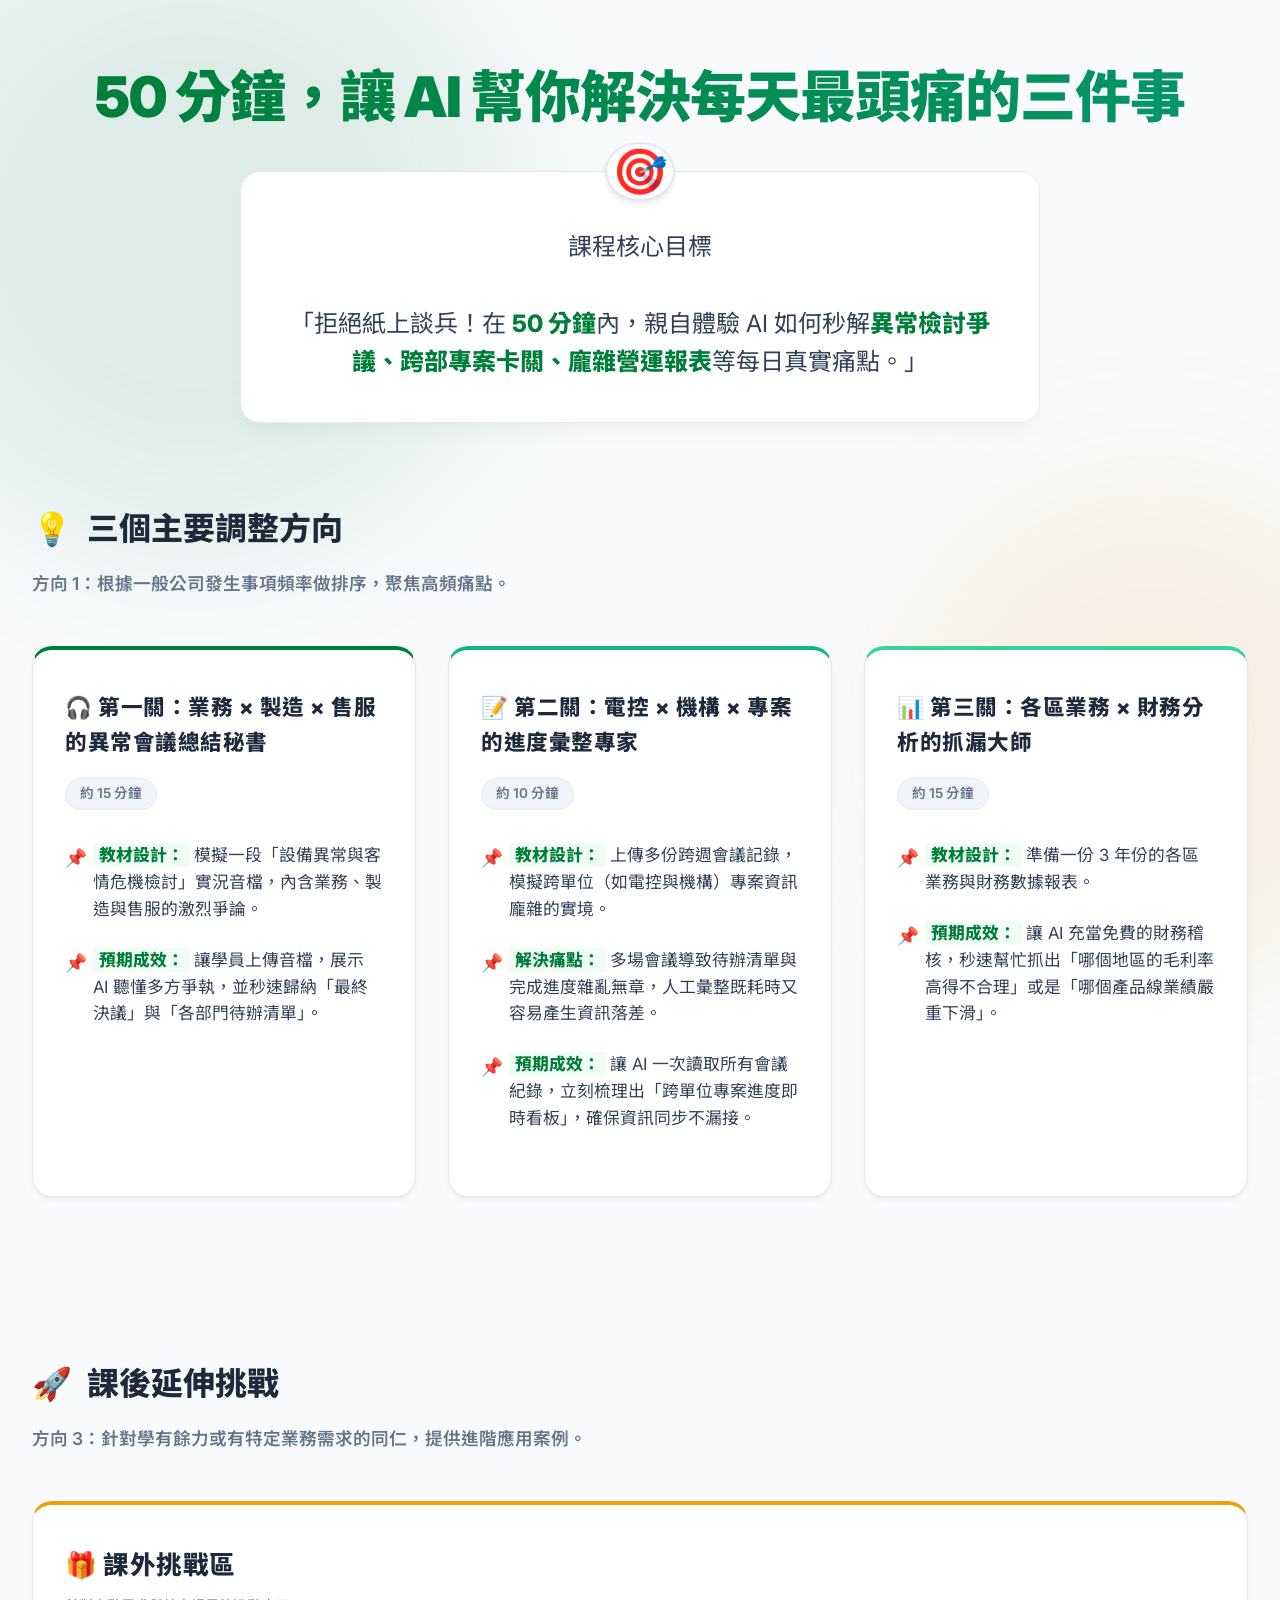
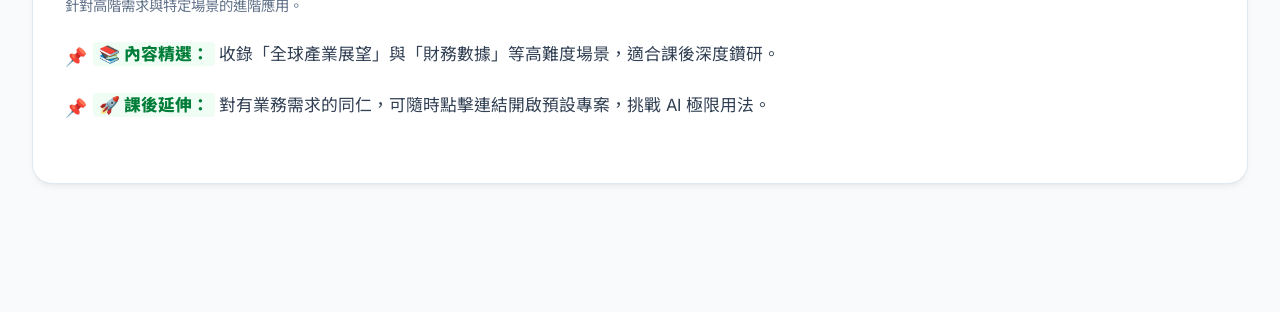
<file: index.html>
<!DOCTYPE html>
<html lang="zh-TW">
<head>
    <meta charset="UTF-8">
    <meta name="viewport" content="width=device-width, initial-scale=1.0">
    <title>NotebookLM 教育訓練教案提案</title>
    <!-- 引入高質感字體 -->
    <link href="https://fonts.googleapis.com/css2?family=Inter:wght@300;400;600;800&family=Noto+Sans+TC:wght@300;400;600;900&display=swap" rel="stylesheet">
    
    <style>
        /* 🚀 遵循星雲科技 Brand V2 規範 的介面設計 */
        :root {
            --primary-bg: #f8fafc;       /* V2 規範主背景色 */
            --brand-green: #007E39;      /* V2 規範主要品牌色 */
            --brand-green-light: #fcfdfc;
            --brand-amber: #f59e0b;      /* V2 規範警告色 */
            --brand-red: #ef4444;        /* V2 規範刪除色 */
            
            --card-bg: #ffffff;          /* V2 規範卡片背景 */
            --card-border: #e2e8f0;
            --text-main: #1e293b;        /* 標題深色 */
            --text-body: #334155;        /* 內文深灰 */
            --text-muted: #64748b;       /* 輔助淺灰 */
        }

        * {
            margin: 0;
            padding: 0;
            box-sizing: border-box;
            font-family: 'Inter', 'Noto Sans TC', sans-serif;
        }

        body {
            background: var(--primary-bg);
            color: var(--text-main);
            min-height: 100vh;
            overflow-x: hidden;
            line-height: 1.6;
            position: relative;
        }

        /* 抽象動態背景光暈 (輕微點綴，確保 V2 的乾淨明亮感) */
        .blob {
            position: fixed;
            filter: blur(80px);
            z-index: -1;
            opacity: 0.1; /* 在淺色系極度降低存在感 */
            animation: float 12s infinite ease-in-out alternate;
            border-radius: 50%;
        }
        .blob-1 { top: -10%; left: -10%; width: 50vw; height: 50vw; background: var(--brand-green); }
        .blob-2 { bottom: -10%; right: -10%; width: 40vw; height: 40vw; background: var(--brand-amber); animation-delay: -6s;}

        @keyframes float {
            0% { transform: translateY(0) scale(1); }
            100% { transform: translateY(20px) scale(1.05); }
        }

        .container {
            max-width: 1400px; /* 遵循 V2 規範桌面端預設寬度 */
            margin: 0 auto;
            padding: 4rem 2rem;
            position: relative;
            z-index: 10;
        }

        /* 首屏 Hero 區塊 */
        header {
            text-align: center;
            margin-bottom: 5rem;
            animation: fadeUp 1s cubic-bezier(0.16, 1, 0.3, 1) forwards;
        }

        .pill-badge {
            display: inline-block;
            background: rgba(0, 126, 57, 0.1);
            color: var(--brand-green);
            padding: 6px 16px;
            border-radius: 30px; /* V2 Pill Shape */
            font-size: 0.85rem;
            font-weight: 700;
            letter-spacing: 1px;
            margin-bottom: 1.5rem;
        }

        h1 {
            font-size: 3.5rem;
            font-weight: 900;
            background: linear-gradient(to right, var(--brand-green), #059669);
            -webkit-background-clip: text;
            background-clip: text;
            -webkit-text-fill-color: transparent;
            margin-bottom: 2rem;
            letter-spacing: -1px;
            line-height: 1.2;
        }

        .hero-quote {
            font-size: 1.5rem;
            font-weight: 400;
            color: var(--text-body);
            max-width: 800px;
            margin: 2.5rem auto 0;
            padding: 3.5rem 2.5rem 2.5rem;
            background: var(--card-bg); /* V2 白底 */
            border: 1px solid var(--card-border);
            border-radius: 20px; /* V2 大圓角 */
            box-shadow: 0 10px 25px -5px rgba(0,0,0,0.05); /* V2 標準盒陰影 */
            position: relative;
        }

        .hero-quote::before {
            content: '🎯';
            position: absolute;
            top: -30px; 
            left: 50%;
            transform: translateX(-50%);
            font-size: 2.8rem;
            background: #ffffff;
            border-radius: 50%;
            padding: 5px;
            box-shadow: 0 4px 6px -1px rgba(0,0,0,0.1);
            line-height: 1;
            border: 2px solid var(--card-border);
        }

        .hero-quote strong {
            color: var(--brand-green); /* V2 品牌綠聚焦 */
            font-weight: 800;
        }

        /* 內容區塊標題 */
        .section-title {
            font-size: 2rem;
            margin-bottom: 1rem;
            display: flex;
            align-items: center;
            gap: 15px;
            font-weight: 800;
            color: var(--text-main);
        }
        
        .section-subtitle {
            color: var(--text-muted);
            font-size: 1.1rem;
            margin-bottom: 3rem;
            font-weight: 600;
        }

        /* 關卡卡片網格 (3欄) */
        .grid-3 {
            display: grid;
            grid-template-columns: repeat(auto-fit, minmax(320px, 1fr));
            gap: 2rem;
            margin-bottom: 6rem;
        }

        /* 卡片設計遵循 V2 */
        .card {
            background: var(--card-bg);
            border: 1px solid var(--card-border);
            border-radius: 20px; /* V2 大圓角 */
            padding: 2.5rem 2rem;
            transition: all 0.3s ease;
            position: relative;
            overflow: hidden;
            opacity: 0;
            transform: translateY(40px);
            display: flex;
            flex-direction: column;
            box-shadow: 0 4px 6px -1px rgba(0,0,0,0.05), 0 2px 4px -2px rgba(0,0,0,0.05); /* V2 標準陰影 */
        }

        /* 卡片頂部利用品牌色微點綴 */
        .card:nth-child(1) { border-top: 4px solid var(--brand-green); }
        .card:nth-child(2) { border-top: 4px solid #10b981; }
        .card:nth-child(3) { border-top: 4px solid #34d399; }
        .ux-card { border-top: 4px solid var(--brand-green); }
        .extra-card { border-top: 4px solid var(--brand-amber); }

        .card.visible {
            opacity: 1;
            transform: translateY(0);
        }

        .card:hover {
            transform: translateY(-5px);
            box-shadow: 0 20px 25px -5px rgba(0,0,0,0.1), 0 8px 10px -6px rgba(0,0,0,0.1);
        }

        .card h3 {
            font-size: 1.4rem;
            margin-bottom: 1.2rem;
            color: var(--text-main);
            display: flex;
            align-items: center;
            gap: 10px;
            font-weight: 800;
            letter-spacing: 0.5px;
        }

        .card .time-tag {
            font-size: 0.85rem;
            background: #f1f5f9;
            color: var(--text-muted);
            padding: 4px 14px;
            border-radius: 30px; /* V2 Pill Shape */
            font-weight: 600;
            display: inline-block;
            margin-bottom: 2rem;
            align-self: flex-start;
            border: 1px solid #e2e8f0;
        }

        .feature-list {
            list-style: none;
            flex-grow: 1;
        }

        .feature-list li {
            margin-bottom: 1.5rem;
            position: relative;
            padding-left: 28px;
            color: var(--text-body);
            font-size: 1.05rem;
            line-height: 1.6;
        }

        .feature-list li::before {
            content: '📌';
            position: absolute;
            left: 0;
            top: 2px;
            font-size: 1.1rem;
        }
        
        /* 重點字標記遵循 V2 清爽風格 */
        .feature-list li strong {
            color: var(--brand-green); 
            font-weight: 800;
            background: #f0fdf4;
            padding: 2px 6px;
            border-radius: 4px;
            margin-right: 4px;
        }

        /* V2 進階組件規範: 強調區塊 (.highlight-box) 漸層橘黃 */
        .highlight-box {
            background: linear-gradient(135deg, #fffbeb, #ffedd5);
            border-left: 5px solid var(--brand-amber);
            padding: 1.2rem 1.5rem;
            border-radius: 0 8px 8px 0;
            margin-top: 1.5rem;
            font-size: 1rem;
            color: var(--text-body);
        }
        
        .highlight-box strong {
            color: var(--brand-amber);
            background: none;
            padding: 0;
            font-size: 1.1rem;
            margin-bottom: 6px;
            display: inline-block;
        }

        /* 下方 UX 與 Extra - 遵循 V2 Grid 二欄結構 */
        .grid-2 {
            display: grid;
            grid-template-columns: 1fr 1fr;
            gap: 2.5rem;
            margin-bottom: 4rem;
        }

        @keyframes fadeUp {
            from { opacity: 0; transform: translateY(40px); }
            to { opacity: 1; transform: translateY(0); }
        }

        /* 響應式修正遵循 V2 */
        @media (max-width: 600px) {
            h1 { font-size: 2rem; }
            .section-title { font-size: 1.6rem; }
            .hero-quote { font-size: 1.1rem; padding: 3.5rem 1.5rem 1.5rem; }
            .grid-2 { grid-template-columns: 1fr; }
            .card { padding: 1.5rem; }
        }
    </style>
</head>
<body>
    <!-- 網頁背景的流動漸層色塊 -->
    <div class="blob blob-1"></div>
    <div class="blob blob-2"></div>
    <div class="blob blob-3"></div>

    <div class="container">
        <!-- 首屏標題區塊 -->
        <header>
            
            <h1>50 分鐘，讓 AI 幫你解決每天最頭痛的三件事</h1>
            <div class="hero-quote">
                課程核心目標<br><br>
                「拒絕紙上談兵！在 <strong>50 分鐘</strong>內，親自體驗 AI 如何秒解<strong>異常檢討爭議、跨部專案卡關、龐雜營運報表</strong>等每日真實痛點。」
            </div>
        </header>

        <!-- 區塊 1：三大關卡 -->
        <h2 class="section-title"><span>💡</span> 三個主要調整方向</h2>
        <p class="section-subtitle">方向 1：根據一般公司發生事項頻率做排序，聚焦高頻痛點。</p>
        
        <div class="grid-3">
            <!-- 卡片 1 -->
            <div class="card animate-on-scroll">
                <h3 style="font-size: 1.35rem;">🎧 第一關：業務 × 製造 × 售服的異常會議總結秘書</h3>
                <div class="time-tag">約 15 分鐘</div>
                <ul class="feature-list">
                    <li><strong>教材設計：</strong>模擬一段「設備異常與客情危機檢討」實況音檔，內含業務、製造與售服的激烈爭論。</li>
                    <li><strong>預期成效：</strong>讓學員上傳音檔，展示 AI 聽懂多方爭執，並秒速歸納「最終決議」與「各部門待辦清單」。</li>
                </ul>
                
            </div>

            <!-- 卡片 2 -->
            <div class="card animate-on-scroll" style="transition-delay: 0.15s;">
                <h3 style="font-size: 1.35rem;">📝 第二關：電控 × 機構 × 專案的進度彙整專家</h3>
                <div class="time-tag">約 10 分鐘</div>
                <ul class="feature-list">
                    <li><strong>教材設計：</strong>上傳多份跨週會議記錄，模擬跨單位（如電控與機構）專案資訊龐雜的實境。</li>
                    <li><strong>解決痛點：</strong>多場會議導致待辦清單與完成進度雜亂無章，人工彙整既耗時又容易產生資訊落差。</li>
                    <li><strong>預期成效：</strong>讓 AI 一次讀取所有會議紀錄，立刻梳理出「跨單位專案進度即時看板」，確保資訊同步不漏接。</li>
                </ul>
            </div>

            <!-- 卡片 3 -->
            <div class="card animate-on-scroll" style="transition-delay: 0.3s;">
                <h3 style="font-size: 1.35rem;">📊 第三關：各區業務 × 財務分析的抓漏大師</h3>
                <div class="time-tag">約 15 分鐘</div>
                <ul class="feature-list">
                    <li><strong>教材設計：</strong>準備一份 3 年份的各區業務與財務數據報表。</li>
                    <li><strong>預期成效：</strong>讓 AI 充當免費的財務稽核，秒速幫忙抓出「哪個地區的毛利率高得不合理」或是「哪個產品線業績嚴重下滑」。</li>
                </ul>
            </div>
        </div>

        <hr style="border: 0; height: 1px; background: rgba(255,255,255,0.1); margin: 4rem 0;">

        <!-- 區塊 2：延伸挑戰 -->
        <h2 class="section-title"><span>🚀</span> 課後延伸挑戰</h2>
        <p class="section-subtitle">方向 3：針對學有餘力或有特定業務需求的同仁，提供進階應用案例。</p>

        <div style="margin-bottom: 4rem;">
            <!-- 課外挑戰區 -->
            <div class="card extra-card animate-on-scroll" style="opacity: 1; transform: translateY(0); border-top: 4px solid var(--brand-amber);">
                <h3 style="font-size: 1.6rem; margin-bottom: 0.5rem;">🎁 課外挑戰區</h3>
                <p style="color: var(--text-muted); margin-bottom: 1.5rem; font-size: 0.9rem;">針對高階需求與特定場景的進階應用。</p>
                <ul class="feature-list">
                    <li><strong>📚 內容精選：</strong>收錄「全球產業展望」與「財務數據」等高難度場景，適合課後深度鑽研。</li>
                    <li><strong>🚀 課後延伸：</strong>對有業務需求的同仁，可隨時點擊連結開啟預設專案，挑戰 AI 極限用法。</li>
                </ul>
            </div>
        </div>
        
    </div>

    <!-- 滾動進入視野時觸發動畫的 JavaScript -->
    <script>
        document.addEventListener("DOMContentLoaded", () => {
            const observerOptions = {
                root: null,
                rootMargin: '0px',
                threshold: 0.15
            };

            const observer = new IntersectionObserver((entries, observer) => {
                entries.forEach(entry => {
                    // 當元件進入畫面
                    if (entry.isIntersecting) {
                        entry.target.classList.add('visible');
                        // 觸發後即取消觀察，避免重複播放
                        observer.unobserve(entry.target);
                    }
                });
            }, observerOptions);

            const animatedElements = document.querySelectorAll('.animate-on-scroll');
            animatedElements.forEach(el => observer.observe(el));
            
            // 例外處理：如果在網頁最頂端，第一排立刻顯示
            setTimeout(() => {
                animatedElements.forEach(el => {
                    const rect = el.getBoundingClientRect();
                    // 如果元件在可視範圍內
                    if(rect.top < window.innerHeight) {
                        el.classList.add('visible');
                    }
                });
            }, 100);
        });
    </script>
</body>
</html>
</file>
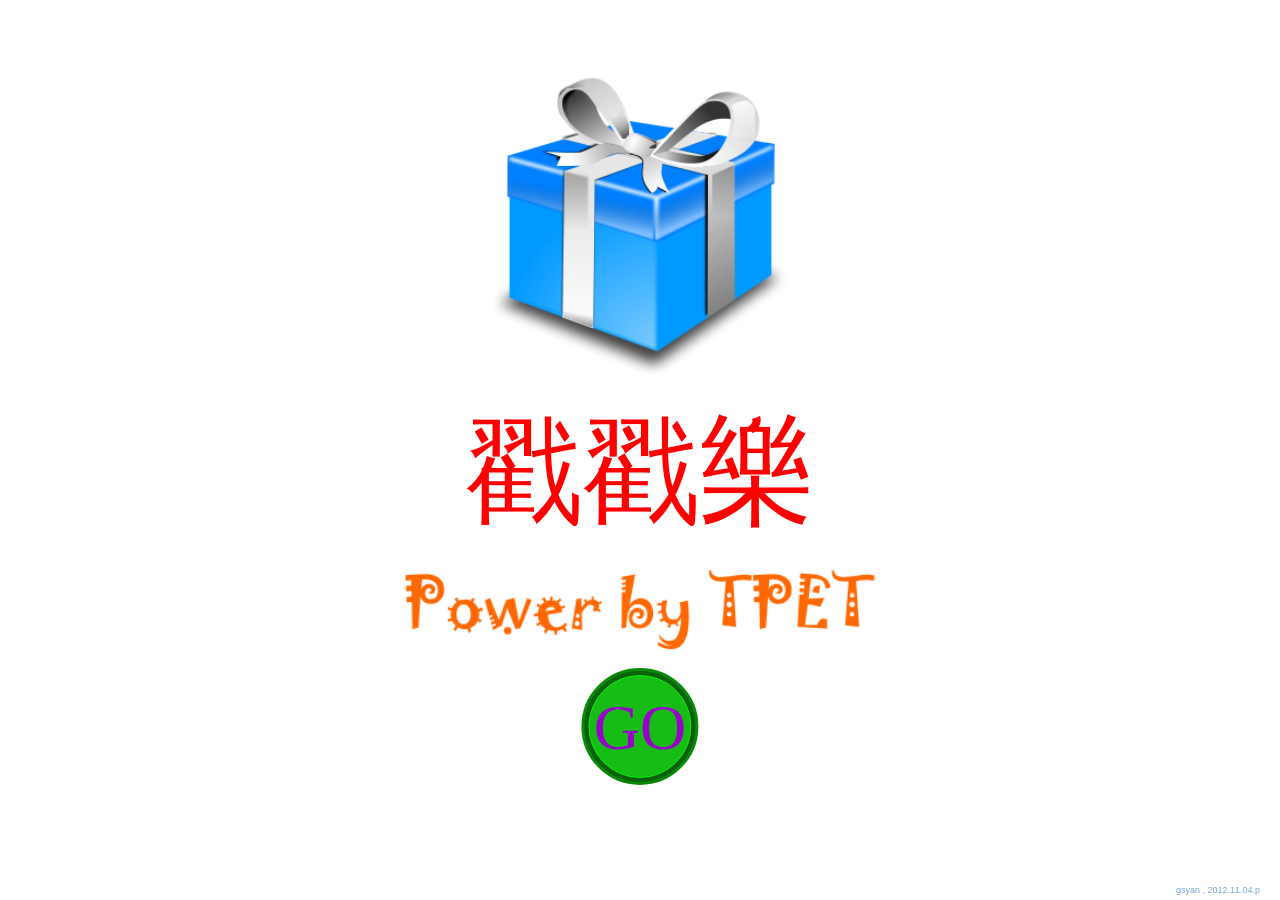
<file: html5_poke/html5_poke.html>
<!DOCTYPE HTML>
<html manifest="cache.appcache">
<head>
	<title>雄-戳戳樂</title>
	<meta name="Author" content="gsyan, 顏國雄, 2012.11.04">
	<meta http-equiv="Content-Type" content="application/xhtml+xml; charset=UTF-8" />
	<meta name="referrer" content="no-referrer" />	
	<meta name="apple-mobile-web-app-capable" content="yes" />
    <link rel="apple-touch-icon" href="assets/icon.png"/>
	<!-- STARTUP IMAGES -->
	<!-- startup image for web apps - iPad - landscape (748x1024) 
		Note: iPad landscape startup image has to be exactly 748x1024 pixels (portrait, with contents rotated).-->
	<link rel="apple-touch-startup-image" href="assets/startup-ipad-l.png" media="screen and (min-device-width: 481px) and (max-device-width: 1024px) and (orientation:landscape)" />
	
	<!-- startup image for web apps - iPad - portrait (768x1004) -->
	<link rel="apple-touch-startup-image" href="assets/startup-ipad-p.png" media="screen and (min-device-width: 481px) and (max-device-width: 1024px) and (orientation:portrait)" />

	<!-- startup image for web apps (320x460) -->
	<link rel="apple-touch-startup-image" href="assets/startup.png" media="screen and (max-device-width: 320px)" />
	<style>
		body {
			color: #000000;
			background: #ffffff;
		}
	</style>	
</head>
<body>
   	<script type="text/javascript">

		(function(name,callback){
			//取得網址中的某一個參數(已編碼過的)
			var gup = function( name ){
				name = name.replace(/[\[]/,"\\\[").replace(/[\]]/,"\\\]");  
				var regexS = "[\\?&]"+name+"=([^&#]*)";  
				var regex = new RegExp( regexS );  
				var results = regex.exec( window.location.href ); 
				if( results == null )    return "";  
				else    return results[1];
			}
			//add by gsyan
			//load websocket injection first then load LimeJS
			var loadInjection = function(callback) {
				var script = document.createElement('script');
				script.setAttribute('type','text/javascript');
				script.onload = function(){
					if(typeof(callback) == 'function') {
						injection(callback);
					} else {
						injection();
					}
				};
				script.setAttribute('src','injection.js');
				document.getElementsByTagName('head')[0].appendChild(script);
			};
			
			var getObjectByName = function(name, opt_obj) {
				var parts = name.split('.');
				var cur = opt_obj || window;
				for (var part; part = parts.shift(); ) {
					if (cur[part]) {
						cur = cur[part];
					} else {
						return null;
					}
				}
				return cur;
			};
			//add by gsyan
			//if username not empty 
			//load websocket injection first then load LimeJS
			//or skip all injection code
			function loadJS(call){
				var username=gup('username');
				if(username && username!='') {	//injection loader
					loadInjection( function() {
						loadLimeJS(call);
					});
				} else { //normal loader
					loadLimeJS(call);
				}
			};			
			function loadLimeJS(call) {
				var script = document.createElement('script');
				script.setAttribute('type','text/javascript');
				script.onload = function(){
					(getObjectByName(callback))();
					if(typeof(call)=='function') {
						call();
					}
				};
				script.setAttribute('src',name);
				document.getElementsByTagName('head')[0].appendChild(script);
			}
			var webappCache = window.applicationCache;

			if(webappCache && window.navigator.userAgent.indexOf('WebKit') != -1){

				var WIDTH = 200,
					HEIGHT = 100;

				var scripts = document.getElementsByTagName('script');
				var script = scripts[scripts.length-1];
				var el = document.createElement('div');
				var parent = script.parentNode;
				if(parent.style.position!='absolute' && parent.style.position!='relative'){
					parent.style.cssText = 'relative';
				}
				var pwidth = window.innerWidth;
				var pheight = window.innerHeight;
				el.style.cssText = 'text-align:center;width:'+WIDTH+'px;height:'+HEIGHT+'px;position:absolute;left:'+Math.round((pwidth-WIDTH)*.5)+'px;top:'+Math.round((pheight-HEIGHT)*.5)+'px';
				script.parentNode.insertBefore(el,script);
				script.parentNode.removeChild(script);

				var started = 0;

				var close = function(){
					if(started) return;
					el.innerHTML = 'Starting';
					loadJS(function(){
						el.parentNode.removeChild(el);												
					});
					started=1;
					clearTimeout(timeout);
				};

				var timeout = setTimeout(function(){close()},2000);

				webappCache.addEventListener('checking', function(){
					//console.log('checking');
					el.innerHTML = 'Initializing';
					},false);

				webappCache.addEventListener('cached', function(){
					//console.log('cached');
					close();
				},false);

				webappCache.addEventListener('noupdate', function(){
					//console.log('noupdate');
					close();
				},false);

				webappCache.addEventListener('updateready', function(){
					//console.log('updateready');
					webappCache.swapCache();
					close();
				},false);
/*
			webappCache.addEventListener('downloading', function(){
					clearTimeout(timeout);
				},false);

				webappCache.addEventListener('progress', function(e){
					console.log('progress '+e.loaded+'/'+e.total);
					el.innerHTML = 'Loading '+e.loaded+'/'+e.total;
				},false);
*/
				webappCache.addEventListener('obsolete', function(){
					//console.log('obsolete')
					close();
				}, false);

				webappCache.addEventListener('error', function(e){
					//console.log('error');
					close();
				}, false);
			}
			else {
				loadJS(function(){});
			}

		})('poke.js','poke.start');
		</script>
</body>

</html>
</file>
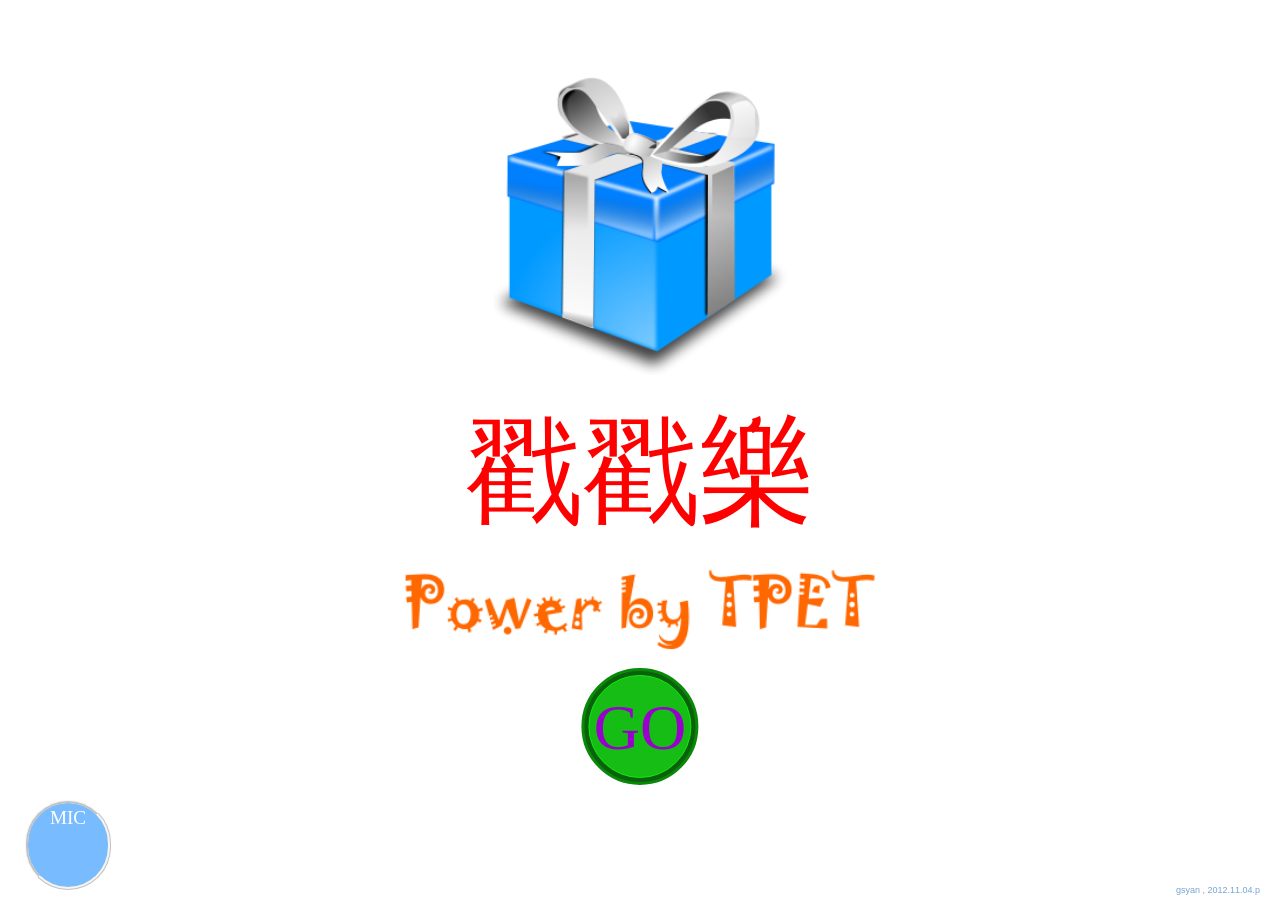
<file: html5_poke/html5_poke_speech.html>
<!DOCTYPE HTML>
<html manifest="cache.appcache">
<head>
	<title>雄-戳戳樂</title>
	<meta name="Author" content="gsyan, 顏國雄, 2012.11.04">
	<meta name="referrer" content="no-referrer" />
	<meta http-equiv="Content-Type" content="application/xhtml+xml; charset=UTF-8" />
	<meta name="apple-mobile-web-app-capable" content="yes" />
    <link rel="apple-touch-icon" href="assets/icon.png"/>
	<!-- STARTUP IMAGES -->
	<!-- startup image for web apps - iPad - landscape (748x1024) 
		Note: iPad landscape startup image has to be exactly 748x1024 pixels (portrait, with contents rotated).-->
	<link rel="apple-touch-startup-image" href="assets/startup-ipad-l.png" media="screen and (min-device-width: 481px) and (max-device-width: 1024px) and (orientation:landscape)" />
	
	<!-- startup image for web apps - iPad - portrait (768x1004) -->
	<link rel="apple-touch-startup-image" href="assets/startup-ipad-p.png" media="screen and (min-device-width: 481px) and (max-device-width: 1024px) and (orientation:portrait)" />

	<!-- startup image for web apps (320x460) -->
	<link rel="apple-touch-startup-image" href="assets/startup.png" media="screen and (max-device-width: 320px)" />
	<style>
		body {
			color: #000000;
			background: #ffffff;
		}
	</style>	
</head>
<body>
   	<script type="text/javascript">

		(function(name,callback){
			//取得網址中的某一個參數(已編碼過的)
			var gup = function( name ){
				name = name.replace(/[\[]/,"\\\[").replace(/[\]]/,"\\\]");  
				var regexS = "[\\?&]"+name+"=([^&#]*)";  
				var regex = new RegExp( regexS );  
				var results = regex.exec( window.location.href ); 
				if( results == null )    return "";  
				else    return results[1];
			}
			//add by gsyan
			//load websocket injection first then load LimeJS
			var loadInjection = function(callback) {
				var script = document.createElement('script');
				script.setAttribute('type','text/javascript');
				script.onload = function(){
					if(typeof(callback) == 'function') {
						injection(callback);
					} else {
						injection();
					}
				};
				script.setAttribute('src','injection-speech.js');
				document.getElementsByTagName('head')[0].appendChild(script);
			};
			
			var getObjectByName = function(name, opt_obj) {
				var parts = name.split('.');
				var cur = opt_obj || window;
				for (var part; part = parts.shift(); ) {
					if (cur[part]) {
						cur = cur[part];
					} else {
						return null;
					}
				}
				return cur;
			};
			//add by gsyan
			//if username not empty 
			//load websocket injection first then load LimeJS
			//or skip all injection code
			function loadJS(call){
				//var username=gup('username');
				//if(username && username!='') {	//injection loader
					loadInjection( function() {
						loadLimeJS(call);
					});
				//} else { //normal loader
				//	loadLimeJS(call);
				//}
			};			
			function loadLimeJS(call) {
				var script = document.createElement('script');
				script.setAttribute('type','text/javascript');
				script.onload = function(){
					(getObjectByName(callback))();
					if(typeof(call)=='function') {
						call();
					}
				};
				script.setAttribute('src',name);
				document.getElementsByTagName('head')[0].appendChild(script);
			}
			var webappCache = window.applicationCache;

			if(webappCache && window.navigator.userAgent.indexOf('WebKit') != -1){

				var WIDTH = 200,
					HEIGHT = 100;

				var scripts = document.getElementsByTagName('script');
				var script = scripts[scripts.length-1];
				var el = document.createElement('div');
				var parent = script.parentNode;
				if(parent.style.position!='absolute' && parent.style.position!='relative'){
					parent.style.cssText = 'relative';
				}
				var pwidth = window.innerWidth;
				var pheight = window.innerHeight;
				el.style.cssText = 'text-align:center;width:'+WIDTH+'px;height:'+HEIGHT+'px;position:absolute;left:'+Math.round((pwidth-WIDTH)*.5)+'px;top:'+Math.round((pheight-HEIGHT)*.5)+'px';
				script.parentNode.insertBefore(el,script);
				script.parentNode.removeChild(script);

				var started = 0;

				var close = function(){
					if(started) return;
					el.innerHTML = 'Starting';
					loadJS(function(){
						el.parentNode.removeChild(el);												
					});
					started=1;
					clearTimeout(timeout);
				};

				var timeout = setTimeout(function(){close()},2000);

				webappCache.addEventListener('checking', function(){
					//console.log('checking');
					el.innerHTML = 'Initializing';
					},false);

				webappCache.addEventListener('cached', function(){
					//console.log('cached');
					close();
				},false);

				webappCache.addEventListener('noupdate', function(){
					//console.log('noupdate');
					close();
				},false);

				webappCache.addEventListener('updateready', function(){
					//console.log('updateready');
					webappCache.swapCache();
					close();
				},false);
/*
			webappCache.addEventListener('downloading', function(){
					clearTimeout(timeout);
				},false);

				webappCache.addEventListener('progress', function(e){
					console.log('progress '+e.loaded+'/'+e.total);
					el.innerHTML = 'Loading '+e.loaded+'/'+e.total;
				},false);
*/
				webappCache.addEventListener('obsolete', function(){
					//console.log('obsolete')
					close();
				}, false);

				webappCache.addEventListener('error', function(e){
					//console.log('error');
					close();
				}, false);
			}
			else {
				loadJS(function(){});
			}

		})('poke.js','poke.start');
		</script>
</body>

</html>
</file>
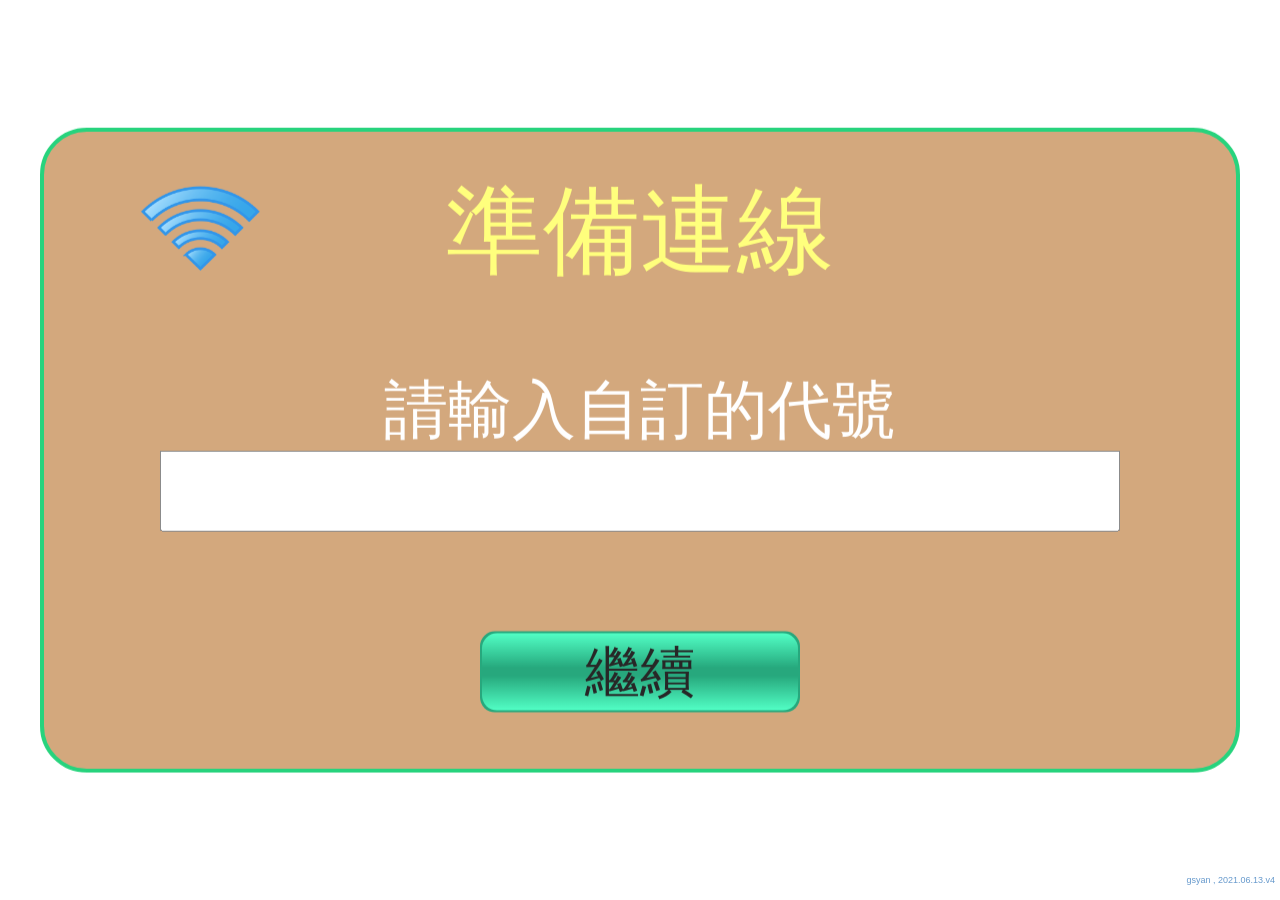
<file: html5_poke/html5_remoteClick.html>
﻿<!DOCTYPE HTML>

<html manifest="cache.appcache">
<head>
	<title>雄-RemoteClick</title>
	<meta name="Author" content="gsyan, 顏國雄, 2021.06.15">
	<meta name="referrer" content="no-referrer" />
	<meta http-equiv="Content-Type" content="application/xhtml+xml; charset=UTF-8" />
	<meta name="apple-mobile-web-app-capable" content="yes" />
    <link rel="apple-touch-icon" href="assets/icon.png"/>
	<!-- STARTUP IMAGES -->
	<!-- startup image for web apps - iPad - landscape (748x1024) 
		Note: iPad landscape startup image has to be exactly 748x1024 pixels (portrait, with contents rotated).-->
	<link rel="apple-touch-startup-image" href="assets/startup-ipad-l.png" media="screen and (min-device-width: 481px) and (max-device-width: 1024px) and (orientation:landscape)" />
	
	<!-- startup image for web apps - iPad - portrait (768x1004) -->
	<link rel="apple-touch-startup-image" href="assets/startup-ipad-p.png" media="screen and (min-device-width: 481px) and (max-device-width: 1024px) and (orientation:portrait)" />

	<!-- startup image for web apps (320x460) -->
	<link rel="apple-touch-startup-image" href="assets/startup.png" media="screen and (max-device-width: 320px)" />
	<style>
		body {
			color: #000000;
			background: #ffffff;
		}
	</style>	
	
</head>
<body>
   	<script type="text/javascript">
		(function(name,callback){

			var getObjectByName = function(name, opt_obj) {
				var parts = name.split('.');
				var cur = opt_obj || window;
				for (var part; part = parts.shift(); ) {
					if (cur[part]) {
						cur = cur[part];
					} else {
						return null;
					}
				}
				return cur;
			};

			function loadJS(call){
				var script = document.createElement('script');
				script.setAttribute('type','text/javascript');
				script.onload = function(){
					(getObjectByName(callback))();
					call();
				};

				script.setAttribute('src',name);
				document.getElementsByTagName('head')[0].appendChild(script);
			}

			var webappCache = window.applicationCache;

			if(webappCache && window.navigator.userAgent.indexOf('WebKit') != -1){

				var WIDTH = 200,
					HEIGHT = 100;

				var scripts = document.getElementsByTagName('script');
				var script = scripts[scripts.length-1];
				var el = document.createElement('div');
				var parent = script.parentNode;
				if(parent.style.position!='absolute' && parent.style.position!='relative'){
					parent.style.cssText = 'relative';
				}
				var pwidth = window.innerWidth;
				var pheight = window.innerHeight;
				el.style.cssText = 'text-align:center;width:'+WIDTH+'px;height:'+HEIGHT+'px;position:absolute;left:'+Math.round((pwidth-WIDTH)*.5)+'px;top:'+Math.round((pheight-HEIGHT)*.5)+'px';
				script.parentNode.insertBefore(el,script);
				script.parentNode.removeChild(script);

				var started = 0;

				var close = function(){
					if(started) return;
					el.innerHTML = 'Starting';
					loadJS(function(){
						el.parentNode.removeChild(el);
					});
					started=1;
					clearTimeout(timeout);
				};

				var timeout = setTimeout(function(){close()},3000);

				webappCache.addEventListener('checking', function(){
					//console.log('checking');
					el.innerHTML = 'Initializing';
					},false);

				webappCache.addEventListener('cached', function(){
					//console.log('cached');
					close();
				},false);

				webappCache.addEventListener('noupdate', function(){
					//console.log('noupdate');
					close();
				},false);

				webappCache.addEventListener('updateready', function(){
					//console.log('updateready');
					webappCache.swapCache();
					close();
				},false);
/*
			webappCache.addEventListener('downloading', function(){
					clearTimeout(timeout);
				},false);

				webappCache.addEventListener('progress', function(e){
					console.log('progress '+e.loaded+'/'+e.total);
					el.innerHTML = 'Loading '+e.loaded+'/'+e.total;
				},false);
*/
				webappCache.addEventListener('obsolete', function(){
					//console.log('obsolete')
					close();
				}, false);

				webappCache.addEventListener('error', function(e){
					//console.log('error');
					close();
				}, false);
			}
			else {
				loadJS(function(){});
			}

		})('remoteClick.js','remoteClick.start');

		</script>
</body>

</html>
</file>
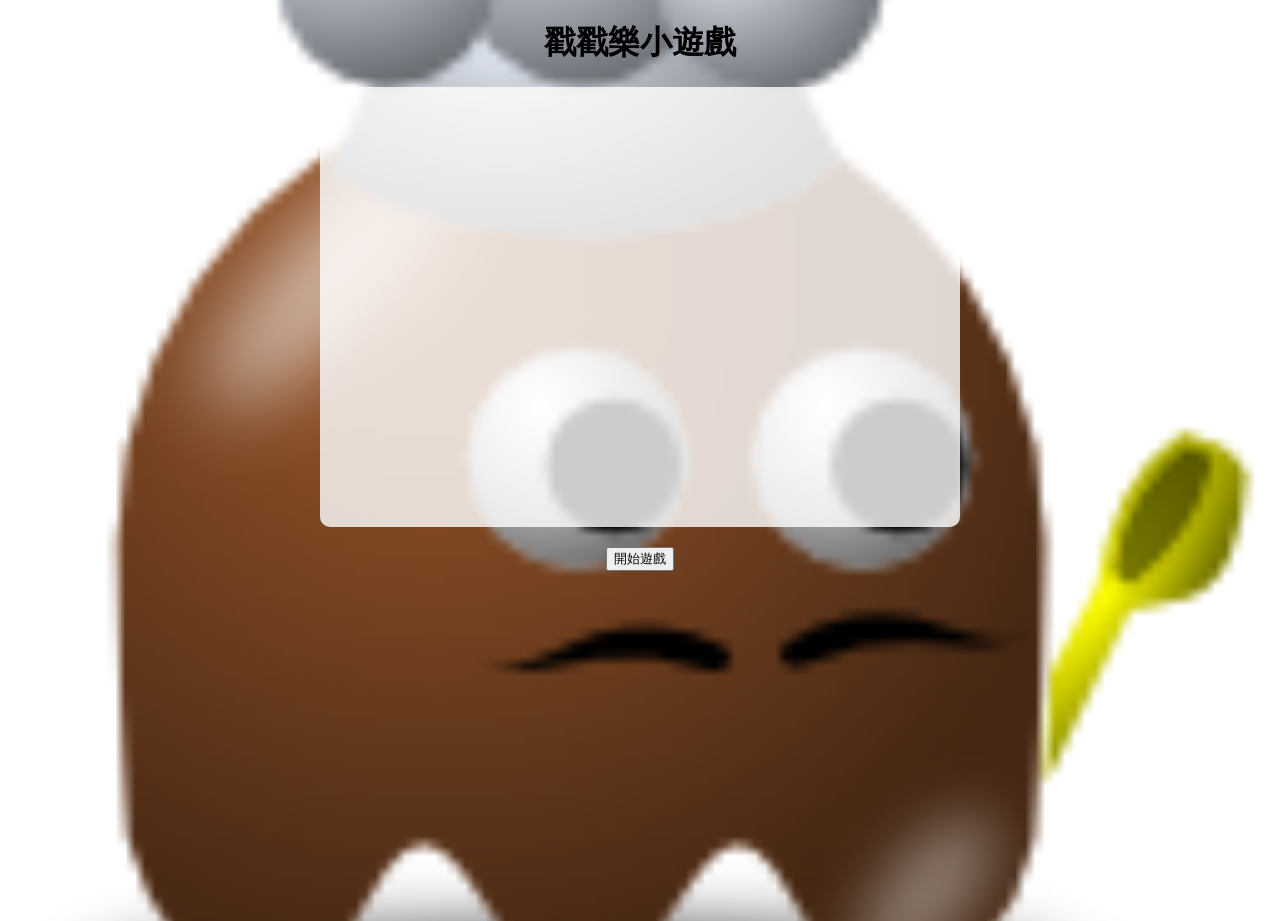
<file: html5_poke/new.html>
<!DOCTYPE html>
<html lang="zh-Hant">
<head>
    <meta charset="UTF-8">
    <meta name="viewport" content="width=device-width, initial-scale=1.0">
    <title>戳戳樂小遊戲</title>
    <link rel="stylesheet" href="styles.css">
</head>
<body>
    <h1>戳戳樂小遊戲</h1>
    <div id="game-container"></div>
    <button id="start-button">開始遊戲</button>

    <script src="script.js"></script>
</body>
</html>
</file>
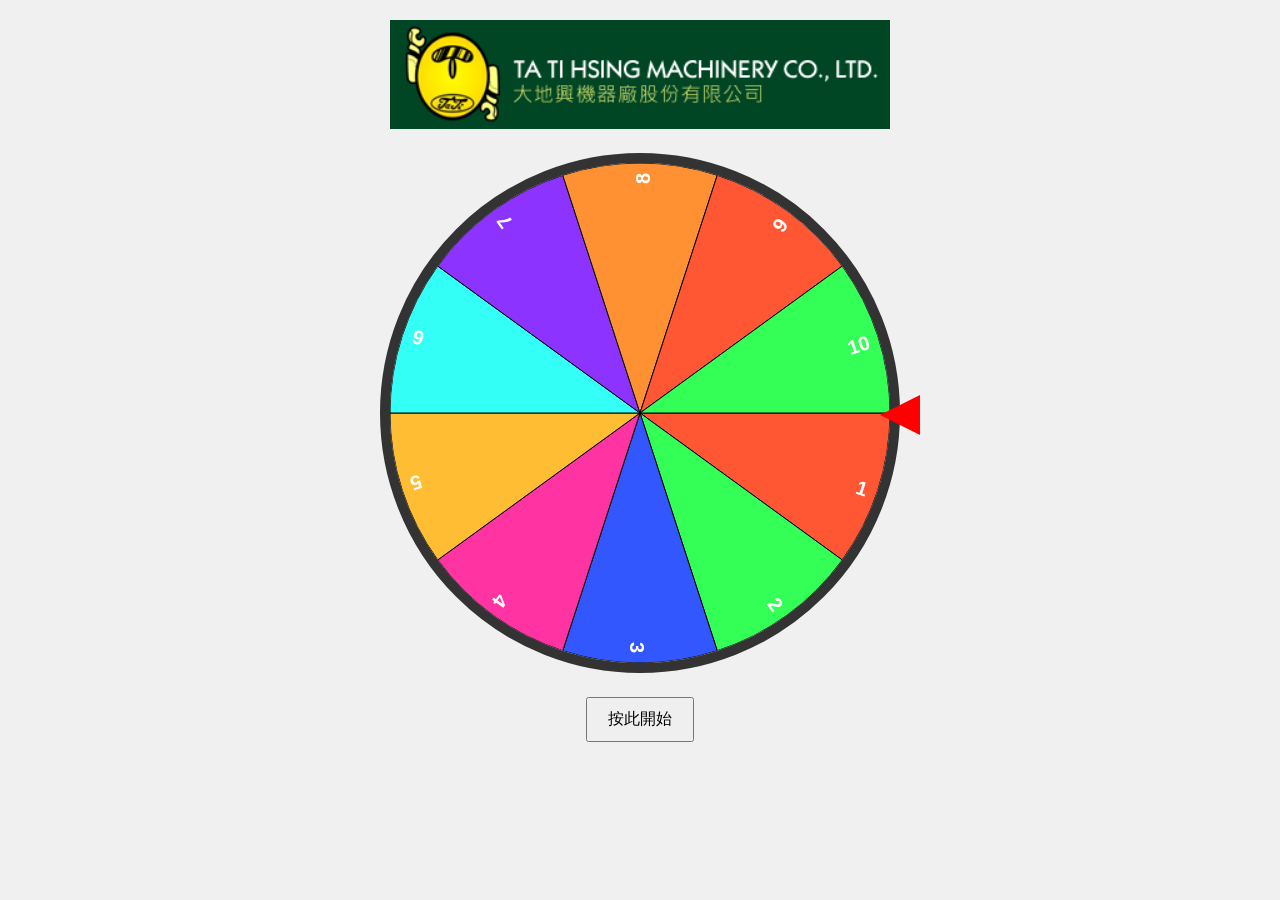
<file: web2/new.html>
<!DOCTYPE html>
<html lang="en">
<head>
    <meta charset="UTF-8">
    <meta name="viewport" content="width=device-width, initial-scale=1.0">
    <title>Wheel of Fortune</title>
    <link rel="stylesheet" href="styles.css">
</head>
<body>
    <div class="logo-container">
        <img src="logo.gif" alt="Logo" class="logo">
    </div>
    <div class="wheel-container">
        <canvas id="wheelCanvas" width="500" height="500"></canvas>
        <div class="arrow" id="arrow"></div>
    </div>
    <button id="spin-button">按此開始</button>
    <div id="result"></div>
    <script src="script.js"></script>
</body>
</html>
</file>
<file: html5_poke/styles.css>
body {
    font-family: Arial, sans-serif;
    text-align: center;
    background-image: url('DATA/background.jpg'); /* 更新為資料夾中的背景圖片路徑 */
    background-size: cover;
    background-position: center;
    height: 100vh;
    margin: 0;
}

#game-container {
    display: grid;
    grid-template-columns: repeat(auto-fill, minmax(100px, 1fr));
    gap: 10px;
    margin: 20px auto;
    width: 60vw; /* 根據需要調整 */
    max-width: 600px; /* 最大寬度 */
    aspect-ratio: 3 / 2; /* 固定 3:2 的比例 */
    position: relative;
    background-color: rgba(255, 255, 255, 0.8); /* 背景顏色，增加可見性 */
    padding: 20px;
    border-radius: 10px;
}

.cell {
    width: 100px;
    height: 100px;
    border: 2px solid #ccc;
    cursor: pointer;
    position: relative;
    overflow: hidden; /* 隱藏超出部分 */
}

.cell img {
    width: 100%;
    height: 100%;
}
</file>
<file: web2/styles.css>
/* styles.css */
body {
    display: flex;
    flex-direction: column;
    align-items: center;
    height: 100vh;
    background-color: #f0f0f0;
    margin: 0;
    font-family: Arial, sans-serif;
}

.logo-container {
    margin-top: 20px;
}

.logo {
    width: 500px; /* 設置寬度為500像素 */
    height: auto; /* 自動計算高度以保持比例 */
}

.wheel-container {
    position: relative;
    text-align: center;
    margin-top: 20px;
}

canvas {
    border: 10px solid #333;
    border-radius: 50%;
}

.arrow {
    position: absolute;
    top: 50%;
    right: -20px;
    transform: translateY(-50%) rotate(180deg);
    width: 0;
    height: 0;
    border-top: 20px solid transparent;
    border-bottom: 20px solid transparent;
    border-left: 40px solid red;
}

#spin-button {
    margin-top: 20px;
    padding: 10px 20px;
    font-size: 16px;
    cursor: pointer;
}

#result {
    margin-top: 20px;
    font-size: 18px;
}
</file>
